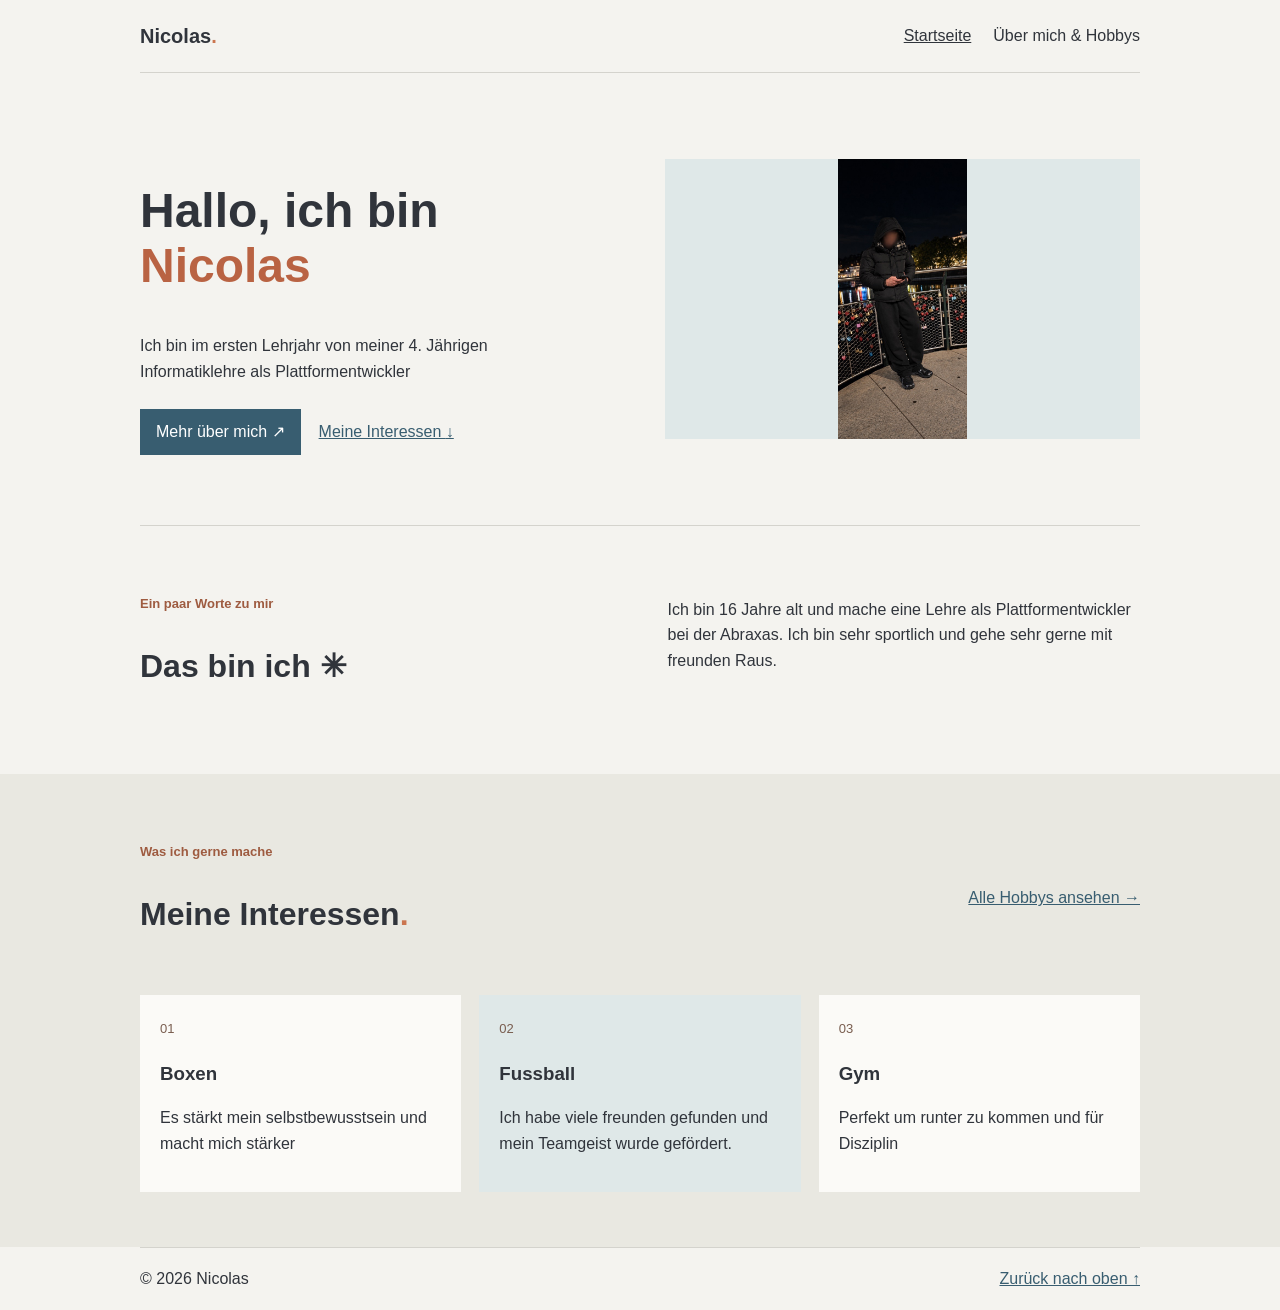
<file: index.html>
<!DOCTYPE html>
<html lang="de">
<head>
    <meta charset="UTF-8">
    <meta name="viewport" content="width=device-width, initial-scale=1.0">
    <meta name="description" content="Lerne [Dein Name] kennen: Interessen, Hobbys und persönliche Einblicke.">
    <title>Startseite | Nici</title>
    <link rel="stylesheet" href="Nici.css">
</head>
<body>
    <header class="site-header" id="oben">
        <a class="logo" href="index.html" aria-label="Zur Startseite">Nicolas<span>.</span></a>
        <nav class="main-nav" aria-label="Hauptnavigation">
            <a class="active" href="index.html">Startseite</a>
            <a href="hobbys.html">Über mich &amp; Hobbys</a>
        </nav>
    </header>

    <main>
        <section class="hero section-wrap">
            <div class="hero-copy">
                <h1>Hallo, ich bin<br><span>Nicolas</span></h1>
                <p class="hero-intro">Ich bin im ersten Lehrjahr von meiner 4. Jährigen Informatiklehre als Plattformentwickler</p>
                <div class="button-row">
                    <a class="button button-primary" href="hobbys.html">Mehr über mich <span aria-hidden="true">↗</span></a>
                    <a class="text-link" href="#ueber-mich">Meine Interessen <span aria-hidden="true">↓</span></a>
                </div>
            </div>
            <div class="hero-art">
                <img src="nicolas.jpg" alt="Foto von Nicolas">
            </div>
        </section>

        <section class="intro-section section-wrap" id="ueber-mich">
            <div class="section-heading">
                <p class="eyebrow">Ein paar Worte zu mir</p>
                <h2>Das bin ich <span class="heading-star" aria-hidden="true">✳</span></h2>
            </div>
            <div class="intro-content">
                <p>Ich bin 16 Jahre alt und mache eine Lehre als Plattformentwickler bei der Abraxas. Ich bin sehr sportlich und gehe sehr gerne mit freunden Raus.</p>
               
            </div>
        </section>

        <section class="hobby-preview">
            <div class="section-wrap">
                <div class="section-heading heading-row">
                    <div>
                        <p class="eyebrow">Was ich gerne mache</p>
                        <h2>Meine Interessen<span class="accent-dot">.</span></h2>
                    </div>
                    <a class="text-link" href="hobbys.html">Alle Hobbys ansehen <span aria-hidden="true">→</span></a>
                </div>
                <div class="card-grid">
                    <article class="interest-card">
                        <span class="card-number">01</span>
                       
                        <h3>Boxen</h3>
                        <p>Es stärkt mein selbstbewusstsein und macht mich stärker</p>
                    </article>
                    <article class="interest-card card-highlight">
                        <span class="card-number">02</span>
                     
                        <h3>Fussball</h3>
                        <p>Ich habe viele freunden gefunden und mein Teamgeist wurde gefördert.</p>
                    </article>
                    <article class="interest-card">
                        <span class="card-number">03</span>
                       
                        <h3>Gym</h3>
                        <p>Perfekt um runter zu kommen und für Disziplin</p>
                    </article>
                </div>
            </div>
        </section>


    <footer class="site-footer">
        <span>© 2026 Nicolas</span>
        <a href="#oben">Zurück nach oben ↑</a>
    </footer>
</body>
</html>
</file>
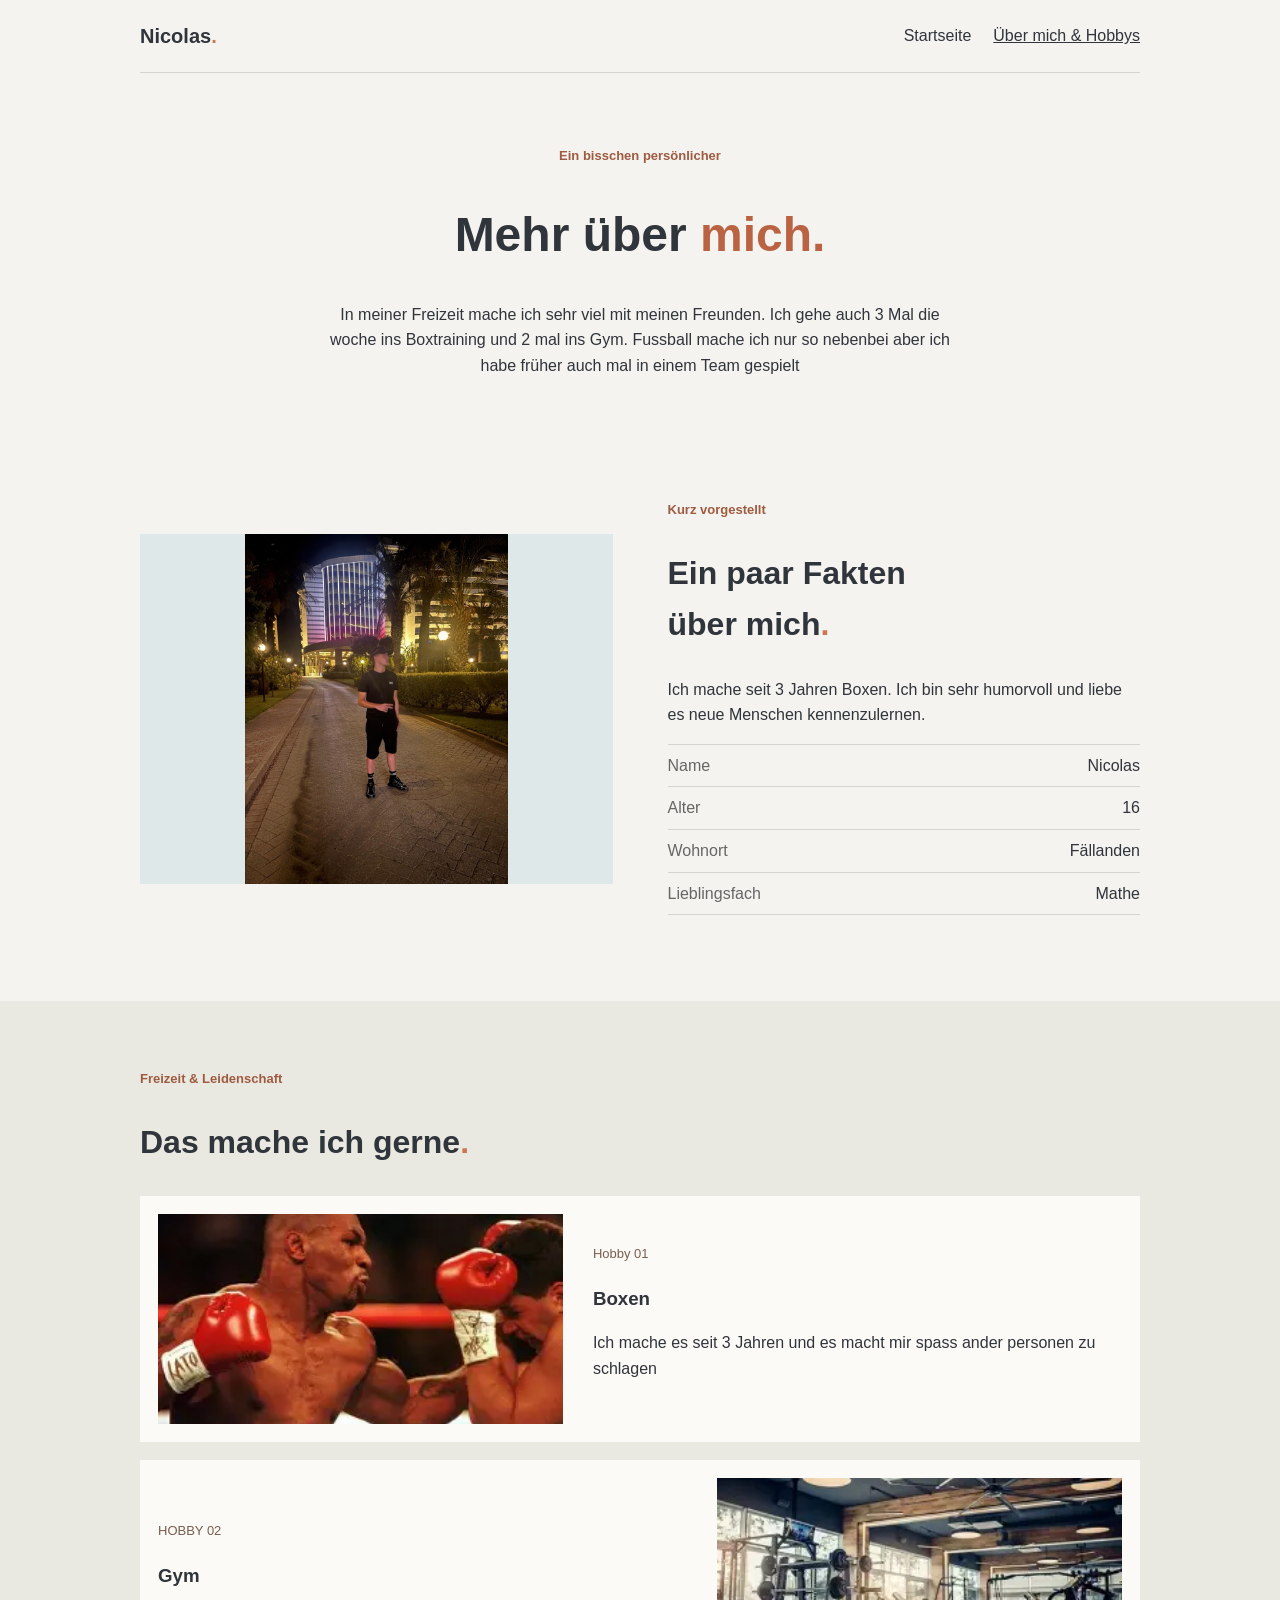
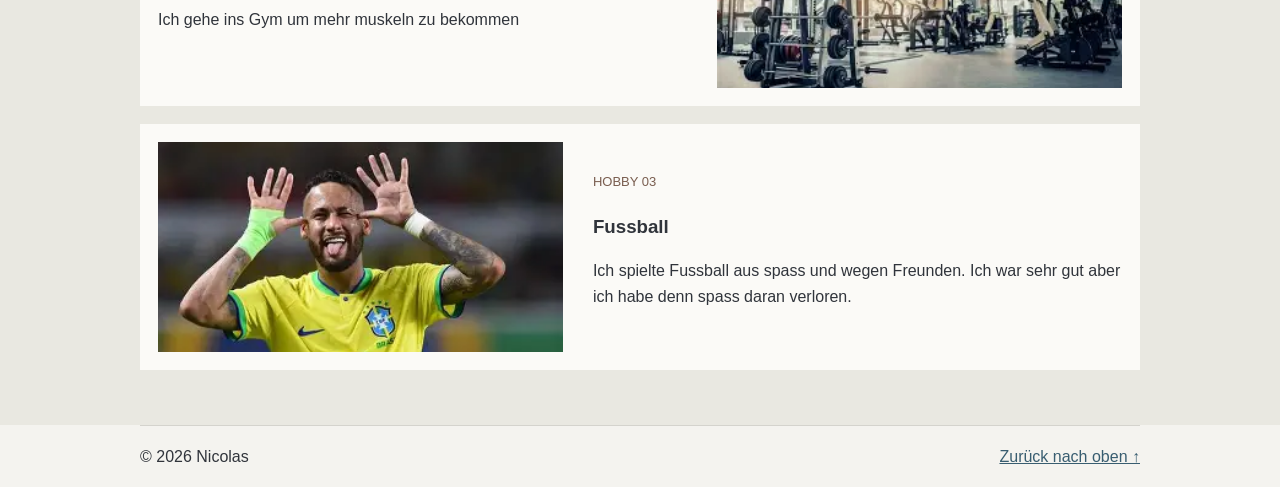
<file: hobbys.html>
<!DOCTYPE html>
<html lang="de">
<head>
    <meta charset="UTF-8">
    <meta name="viewport" content="width=device-width, initial-scale=1.0">
    <meta name="description" content="Mehr über Nicolas, persönliche Interessen und Hobbys.">
    <title>Über mich &amp; Hobbys | Nicolas</title>
    <link rel="stylesheet" href="Nici.css">
</head>
<body>
    <header class="site-header" id="oben">
        <a class="logo" href="index.html" aria-label="Zur Startseite">Nicolas<span>.</span></a>
        <nav class="main-nav" aria-label="Hauptnavigation">
            <a href="index.html">Startseite</a>
            <a class="active" href="hobbys.html">Über mich &amp; Hobbys</a>
        </nav>
    </header>

    <main>
        <section class="page-hero section-wrap">
            <p class="eyebrow">Ein bisschen persönlicher</p>
            <h1>Mehr über <span>mich.</span></h1>
            <p>In meiner Freizeit mache ich sehr viel mit meinen Freunden. Ich gehe auch 3 Mal die woche ins Boxtraining und 2 mal ins Gym. Fussball mache ich nur so nebenbei aber ich habe früher auch mal in einem Team gespielt</p>
          
        </section>

        <section class="profile-section section-wrap">
            <div class="profile-photo">
                <img src="nici.jpg" alt="Foto von Nicolas im Freien">
            </div>
            <div class="profile-copy">
                <p class="eyebrow">Kurz vorgestellt</p>
                <h2>Ein paar Fakten<br>über mich<span class="accent-dot">.</span></h2>
                <p>Ich mache seit 3 Jahren Boxen. Ich bin sehr humorvoll und liebe es neue Menschen kennenzulernen.</p>
                <dl class="fact-list">
                    <div><dt>Name</dt><dd>Nicolas</dd></div>
                    <div><dt>Alter</dt><dd>16</dd></div>
                    <div><dt>Wohnort</dt><dd>Fällanden</dd></div>
                    <div><dt>Lieblingsfach</dt><dd>Mathe</dd></div>
                </dl>
            </div>
        </section>

        <section class="hobbies-section" id="hobbys">
            <div class="section-wrap">
                <div class="section-heading">
                    <p class="eyebrow">Freizeit &amp; Leidenschaft</p>
                    <h2>Das mache ich gerne<span class="accent-dot">.</span></h2>
                </div>
                <div class="hobby-list">
                    <article class="hobby-item">
                        <div class="hobby-image hobby-image-one"><img src="boxen.webp" alt="Boxkampf als Bild zu meinem Hobby Boxen"></div>
                        <div class="hobby-text">
                            <span class="card-number">Hobby 01</span>
                            <h3>Boxen</h3>
                            <p>Ich mache es seit 3 Jahren und es macht mir spass ander personen zu schlagen</p>
                        </div>
                    </article>
                    <article class="hobby-item hobby-item-reverse">
                        <div class="hobby-image hobby-image-two"><img src="gym.webp" alt="Fitnessstudio als Bild zu meinem Hobby Gym"></div>
                        <div class="hobby-text">
                            <span class="card-number">HOBBY 02</span>
                            <h3>Gym</h3>
                            <p>Ich gehe ins Gym um mehr muskeln zu bekommen</p>
                        </div>
                    </article>
                    <article class="hobby-item">
                        <div class="hobby-image hobby-image-three"><img src="fussball.webp" alt="Fussballspieler als Bild zu meinem Hobby Fussball"></div>
                        <div class="hobby-text">
                            <span class="card-number">HOBBY 03</span>
                            <h3>Fussball</h3>
                            <p>Ich spielte Fussball aus spass und wegen Freunden. Ich war sehr gut aber ich habe denn spass daran verloren.</p>
                        </div>
                    </article>
                </div>
            </div>
        </section>

     

    <footer class="site-footer">
        <span>© 2026 Nicolas</span>
        <a href="#oben">Zurück nach oben ↑</a>
    </footer>
</body>
</html>
</file>
<file: Nici.css>
* {
    box-sizing: border-box;
}

html {
    scroll-behavior: smooth;
}

body {
    margin: 0;
    background-color: #f4f3ef;
    color: #30343b;
    font-family: Arial, sans-serif;
    line-height: 1.6;
}

a {
    color: #385d70;
}

.section-wrap,
.site-header,
.site-footer {
    width: 85%;
    max-width: 1000px;
    margin: 0 auto;
}

.site-header {
    display: flex;
    justify-content: space-between;
    align-items: center;
    padding: 20px 0;
    border-bottom: 1px solid #d4d3cd;
}

.logo {
    color: #30343b;
    font-size: 20px;
    font-weight: bold;
    text-decoration: none;
}

.logo span,
.accent-dot {
    color: #cb7650;
}

.main-nav {
    display: flex;
    gap: 22px;
}

.main-nav a {
    color: #30343b;
    text-decoration: none;
}

.main-nav a:hover,
.main-nav a.active {
    text-decoration: underline;
}

.hero {
    display: flex;
    align-items: center;
    gap: 50px;
    padding: 70px 0;
}

.hero-copy,
.hero-art {
    width: 50%;
}

.hero h1,
.page-hero h1 {
    font-size: 48px;
    line-height: 1.15;
}

.hero h1 span,
.page-hero h1 span {
    color: #b96343;
}

.hero-intro {
    max-width: 450px;
}

.button-row {
    display: flex;
    flex-wrap: wrap;
    align-items: center;
    gap: 18px;
    margin-top: 25px;
}

.button {
    display: inline-block;
    padding: 10px 16px;
    background: #385d70;
    color: white;
    text-decoration: none;
}

.button:hover {
    background: #294655;
}

.text-link {
    color: #385d70;
}

.hero-art,
.profile-photo {
    display: flex;
    align-items: center;
    justify-content: center;
    min-height: 280px;
    background-color: #dfe8e8;
}

.hero-art img {
    display: block;
    max-width: 90%;
    max-height: 280px;
    object-fit: contain;
}

.photo-placeholder {
    display: flex;
    width: 75%;
    min-height: 230px;
    flex-direction: column;
    align-items: center;
    justify-content: center;
    background-color: #eeece3;
    text-align: center;
}

.photo-icon {
    color: #cb7650;
    font-size: 28px;
}

.photo-placeholder strong {
    font-size: 20px;
}

.art-note,
.art-dot {
    display: none;
}

.intro-section {
    display: flex;
    gap: 55px;
    padding: 55px 0;
    border-top: 1px solid #d4d3cd;
}

.intro-section > div {
    width: 50%;
}

.eyebrow {
    color: #9e5b40;
    font-size: 13px;
    font-weight: bold;
}

h2 {
    font-size: 32px;
}

.hobby-preview,
.hobbies-section {
    padding: 55px 0;
    background-color: #e9e8e1;
}

.heading-row {
    display: flex;
    align-items: center;
    justify-content: space-between;
    gap: 20px;
}

.card-grid {
    display: flex;
    gap: 18px;
    margin-top: 28px;
}

.interest-card {
    flex: 1;
    min-height: 190px;
    padding: 20px;
    background-color: #fbfaf7;
}

.card-highlight {
    background-color: #dfe8e8;
}

.card-number {
    color: #795d4f;
    font-size: 13px;
}

.card-icon {
    display: block;
    margin-top: 16px;
    color: #cb7650;
    font-size: 22px;
}

.interest-card h3,
.hobby-text h3 {
    margin-bottom: 5px;
}

.closing {
    padding: 60px 0;
    text-align: center;
}

.site-footer {
    display: flex;
    justify-content: space-between;
    padding: 18px 0;
    border-top: 1px solid #d4d3cd;
}

.page-hero {
    padding: 60px 0;
    text-align: center;
}

.page-hero > p:not(.eyebrow) {
    max-width: 650px;
    margin: 0 auto 24px;
}

.profile-section {
    display: flex;
    align-items: center;
    gap: 55px;
    padding: 25px 0 70px;
}

.profile-section > div {
    width: 50%;
}

.profile-photo {
    min-height: 350px;
}

.profile-photo img {
    display: block;
    width: 100%;
    height: 350px;
    object-fit: contain;
}

.photo-placeholder-tall {
    min-height: 270px;
}

.fact-list {
    border-top: 1px solid #d4d3cd;
}

.fact-list div {
    display: flex;
    justify-content: space-between;
    padding: 8px 0;
    border-bottom: 1px solid #d4d3cd;
}

.fact-list dt {
    color: #666;
}

.fact-list dd {
    margin: 0;
}

.hobby-list {
    display: flex;
    flex-direction: column;
    gap: 18px;
    margin-top: 28px;
}

.hobby-item {
    display: flex;
    align-items: center;
    gap: 30px;
    padding: 18px;
    background-color: #fbfaf7;
}

.hobby-image {
    display: flex;
    width: 42%;
    min-height: 210px;
    align-items: center;
    justify-content: center;
    background-color: #dfe8e8;
    overflow: hidden;
}

.hobby-image img {
    display: block;
    width: 100%;
    height: 210px;
    object-fit: cover;
}

.hobby-image-two {
    background-color: #e8e0d5;
}

.hobby-image-three {
    background-color: #e1e6d9;
}

.hobby-text {
    flex: 1;
}

.hobby-item-reverse .hobby-image {
    order: 2;
}

@media (max-width: 700px) {
    .section-wrap,
    .site-header,
    .site-footer {
        width: 90%;
    }

    .site-header {
        align-items: flex-start;
        flex-direction: column;
        gap: 10px;
    }

    .main-nav {
        flex-wrap: wrap;
        gap: 15px;
    }

    .hero,
    .intro-section,
    .profile-section,
    .hobby-item {
        flex-direction: column;
        align-items: stretch;
        gap: 25px;
    }

    .hero-copy,
    .hero-art,
    .intro-section > div,
    .profile-section > div,
    .hobby-image {
        width: 100%;
    }

    .hero h1,
    .page-hero h1 {
        font-size: 38px;
    }

    .card-grid {
        flex-direction: column;
    }

    .hobby-item-reverse .hobby-image {
        order: 0;
    }

    .site-footer {
        gap: 12px;
        font-size: 14px;
    }
}
</file>
